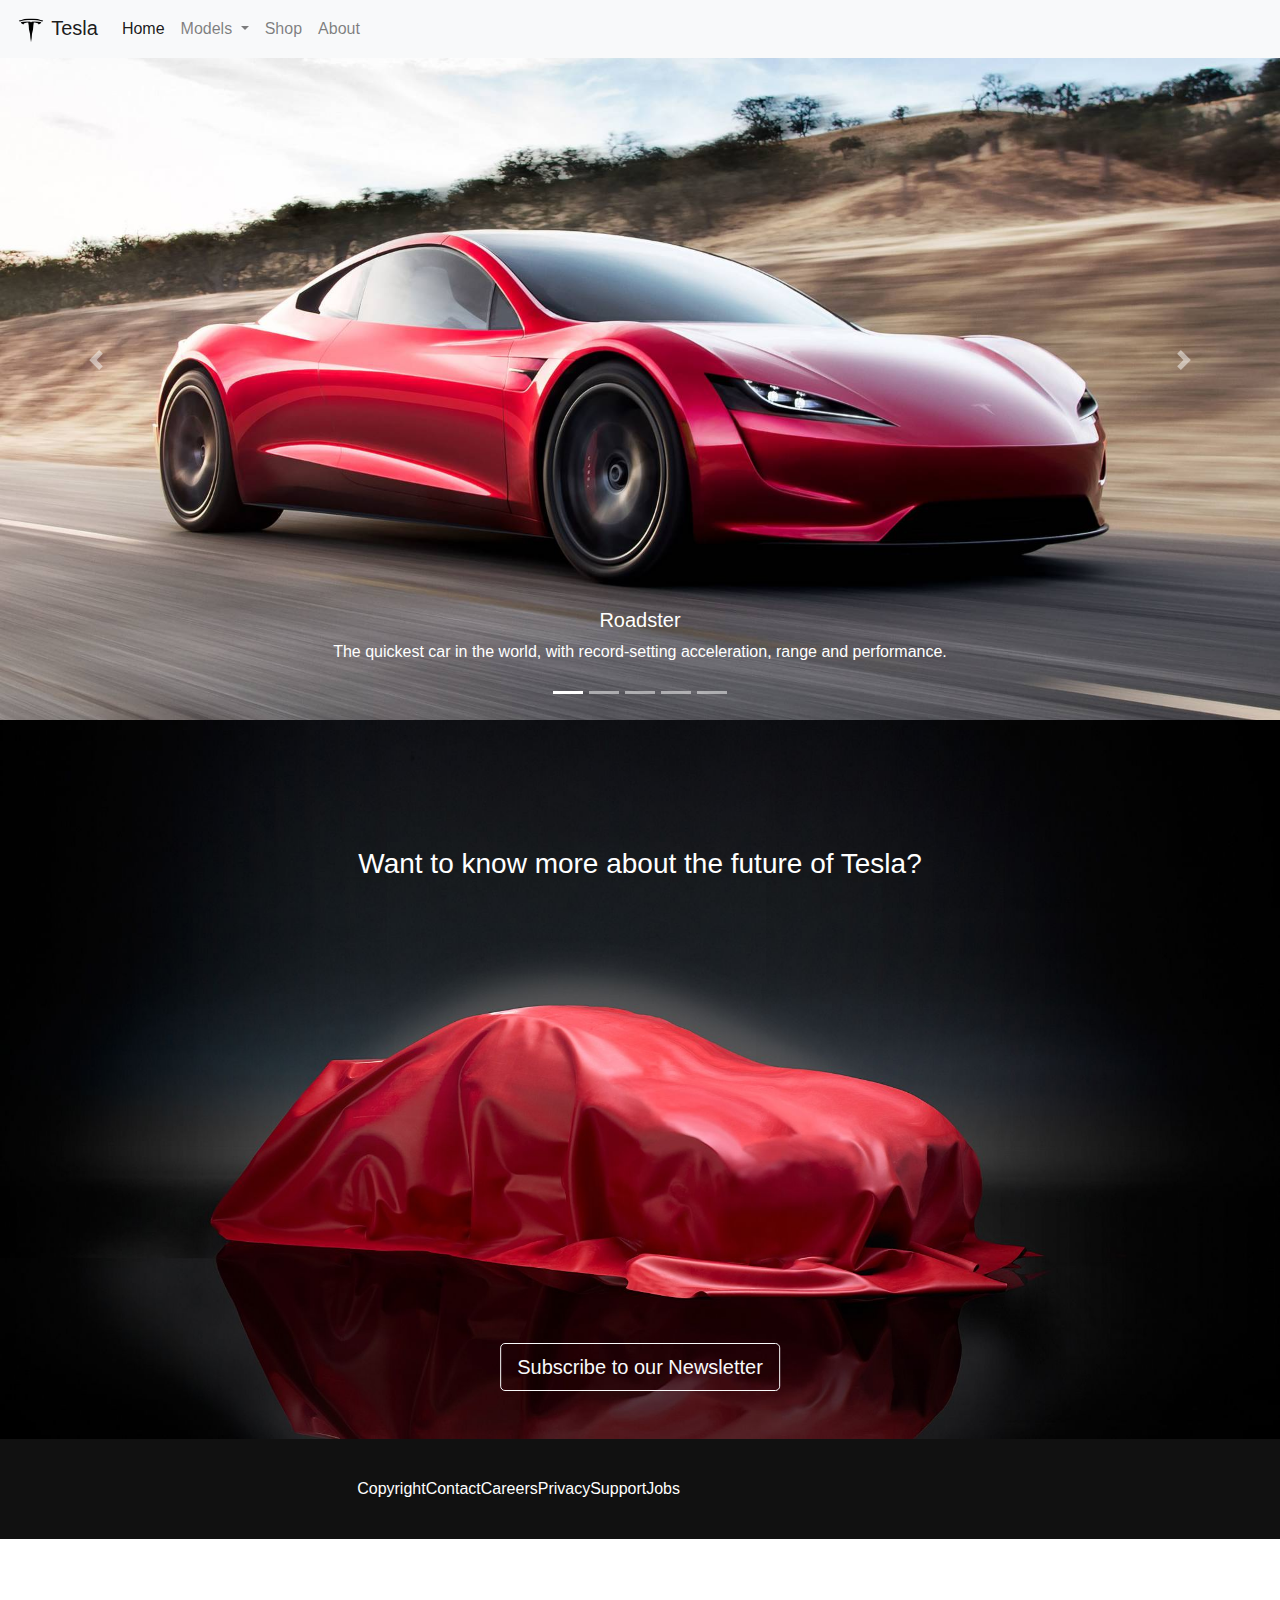
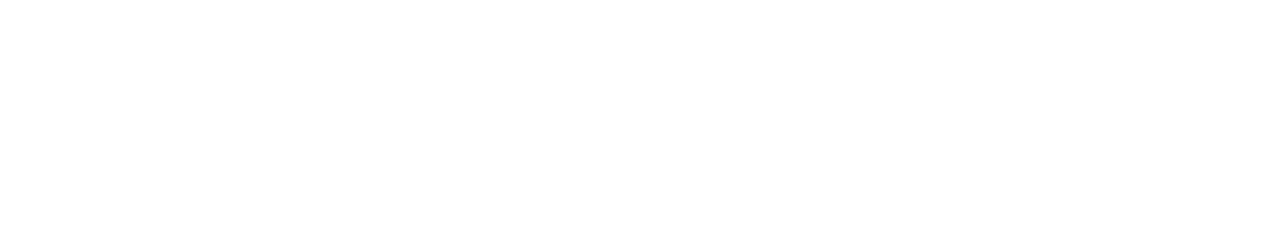
<file: index.html>
<!DOCTYPE html>
<html lang="en">

<head>
    <meta charset="UTF-8">
    <meta name="viewport" content="width=device-width, initial-scale=1.0">
    <script src="https://code.jquery.com/jquery-3.4.1.slim.min.js"
        integrity="sha384-J6qa4849blE2+poT4WnyKhv5vZF5SrPo0iEjwBvKU7imGFAV0wwj1yYfoRSJoZ+n"
        crossorigin="anonymous"></script>
    <script src="https://cdn.jsdelivr.net/npm/popper.js@1.16.0/dist/umd/popper.min.js"
        integrity="sha384-Q6E9RHvbIyZFJoft+2mJbHaEWldlvI9IOYy5n3zV9zzTtmI3UksdQRVvoxMfooAo"
        crossorigin="anonymous"></script>
    <script src="https://stackpath.bootstrapcdn.com/bootstrap/4.4.1/js/bootstrap.min.js"
        integrity="sha384-wfSDF2E50Y2D1uUdj0O3uMBJnjuUD4Ih7YwaYd1iqfktj0Uod8GCExl3Og8ifwB6"
        crossorigin="anonymous"></script>
    <link rel="stylesheet" href="https://stackpath.bootstrapcdn.com/bootstrap/4.4.1/css/bootstrap.min.css"
        integrity="sha384-Vkoo8x4CGsO3+Hhxv8T/Q5PaXtkKtu6ug5TOeNV6gBiFeWPGFN9MuhOf23Q9Ifjh" crossorigin="anonymous">
        <script src="js/script.js"></script>
    <link rel="stylesheet" href="css/style.css">
    <title>Tesla</title>
    <link rel="icon" href="img/icon.png">
    <script src="script.js"></script>
</head>

<body onLoad="fadeIn()" id="page" class="hide">
    <div class="header">
        <nav class="navbar navbar-expand navbar-light bg-light fixed-top">
            <a class="navbar-brand" href="#">
                <img src="img/icon.png" width="30" height="30" alt="logo">
                Tesla
            </a>
            <button class="navbar-toggler" type="button" data-toggle="collapse" data-target="#navbarNavDropdown"
                aria-controls="navbarNavDropdown" aria-expanded="false" aria-label="Toggle navigation">
                <span class="navbar-toggler-icon"></span>
            </button>
            <div class="collapse navbar-collapse" id="navbarNavDropdown">
                <ul class="navbar-nav">
                    <li class="nav-item active">
                        <a class="nav-link" href="#">Home<span class="sr-only">(current)</span></a>
                    </li>
                    <li class="nav-item dropdown">
                        <a class="nav-link dropdown-toggle" href="#" id="navbarDropdownMenuLink" role="button"
                            data-toggle="dropdown" aria-haspopup="true" aria-expanded="false" data-hover="dropdown">
                            Models
                        </a>
                        <div class="dropdown-menu" aria-labelledby="navbarDropdownMenuLink">
                            <a class="dropdown-item" href="#">Roadster</a>
                            <a class="dropdown-item" href="pages/models.html">Model S</a>
                            <a class="dropdown-item" href="#">Model 3</a>
                            <a class="dropdown-item" href="#">Model X</a>
                            <a class="dropdown-item" href="#">Model Y</a>
                            <div class="dropdown-divider"></div>
                            <a class="dropdown-item" href="#">See More...</a>
                        </div>
                    </li>
                    <li class="nav-item">
                        <a class="nav-link" href="#">Shop</a>
                    </li>
                    <li class="nav-item">
                        <a class="nav-link" href="pages/about.html">About</a>
                    </li>
                </ul>
        </nav>
    </div>
    <div class="container-fluid">
        <div id="carouselTesla" class="carousel slide" data-ride="carousel" data-pause="false">
            <ol class="carousel-indicators">
                <li data-target="#carouselTesla" data-slide-to="0" class="active"></li>
                <li data-target="#carouselTesla" data-slide-to="1"></li>
                <li data-target="#carouselTesla" data-slide-to="2"></li>
                <li data-target="#carouselTesla" data-slide-to="3"></li>
                <li data-target="#carouselTesla" data-slide-to="4"></li>
            </ol>
            <div class="carousel-inner">
                <div class="carousel-item active">
                    <a href="#"><img src="img/roadster.jpg" class="d-block w-100" alt="..."></a>
                    <div class="carousel-caption d-none d-md-block">
                        <h5>Roadster</h5>
                        <p>The quickest car in the world, with record-setting acceleration, range and performance.</p>
                    </div>
                </div>
                <div class="carousel-item">
                    <a href="pages/models.html"><img src="img/s.jpg" class="d-block w-100" alt="..."></a>
                    <div class="carousel-caption d-none d-md-block">
                        <h5>Model S</h5>
                        <p>Model S is built for speed and endurance, with ludicrous acceleration, unparalleled
                            performance and a sleek aesthetic.</p>
                    </div>
                </div>
                <div class="carousel-item">
                    <a href="#"><img src="img/model3.jpg" class="d-block w-100" alt="..."></a>
                    <div class="carousel-caption d-none d-md-block">
                        <h5>Model 3</h5>
                        <p>Model 3 is designed for electric-powered performance, with dual motor AWD, quick
                            acceleration, long range and fast
                            charging.</p>
                    </div>
                </div>
                <div class="carousel-item">
                    <a href="#"><img src="img/x.jpg" class="d-block w-100" alt="..."></a>
                    <div class="carousel-caption d-none d-md-block">
                        <h5>Model X</h5>
                        <p>Model X can get you anywhere you want to go—with industry-leading range and convenient
                            charging options, all over the
                            world.</p>
                    </div>
                </div>
                <div class="carousel-item">
                    <a href="#"><img src="img/y.jpg" class="d-block w-100" alt="..."></a>
                    <div class="carousel-caption d-none d-md-block">
                        <h5>Model Y</h5>
                        <p>Model Y is a fully electric, mid-size SUV, with seating for up to seven, dual motor AWD and
                            unparalleled protection.</p>
                    </div>
                </div>
            </div>
            <a class="carousel-control-prev" href="#carouselTesla" role="button" data-slide="prev">
                <span class="carousel-control-prev-icon" aria-hidden="true"></span>
                <span class="sr-only">Previous</span>
            </a>
            <a class="carousel-control-next" href="#carouselTesla" role="button" data-slide="next">
                <span class="carousel-control-next-icon" aria-hidden="true"></span>
                <span class="sr-only">Next</span>
            </a>
        </div>
    </div>
    <div class="news-container">
        <h3 class="centered-text">Want to know more about the future of Tesla?</h3>
        <button type="button" class="btn btn-outline-light centered-button btn-lg" onclick="al()">Subscribe to our Newsletter</button>
        <img src="img/upcoming.jpg" alt="" class="d-block w-100" style="max-height: 100vh;">
    </div>
    <div class="footer">
        <p class="footer-item">Copyright 2020 &copy; Tesla, Inc.</p>
        <a href="#" class="footer-item">Contact</a>
        <a href="#" class="footer-item">Careers</a>
        <a href="#" class="footer-item">Privacy & Legal</a>
        <a href="#" class="footer-item">Support</a>
        <a href="#" class="footer-item">Jobs</a>
    </div>
</body>

</html>
</file>
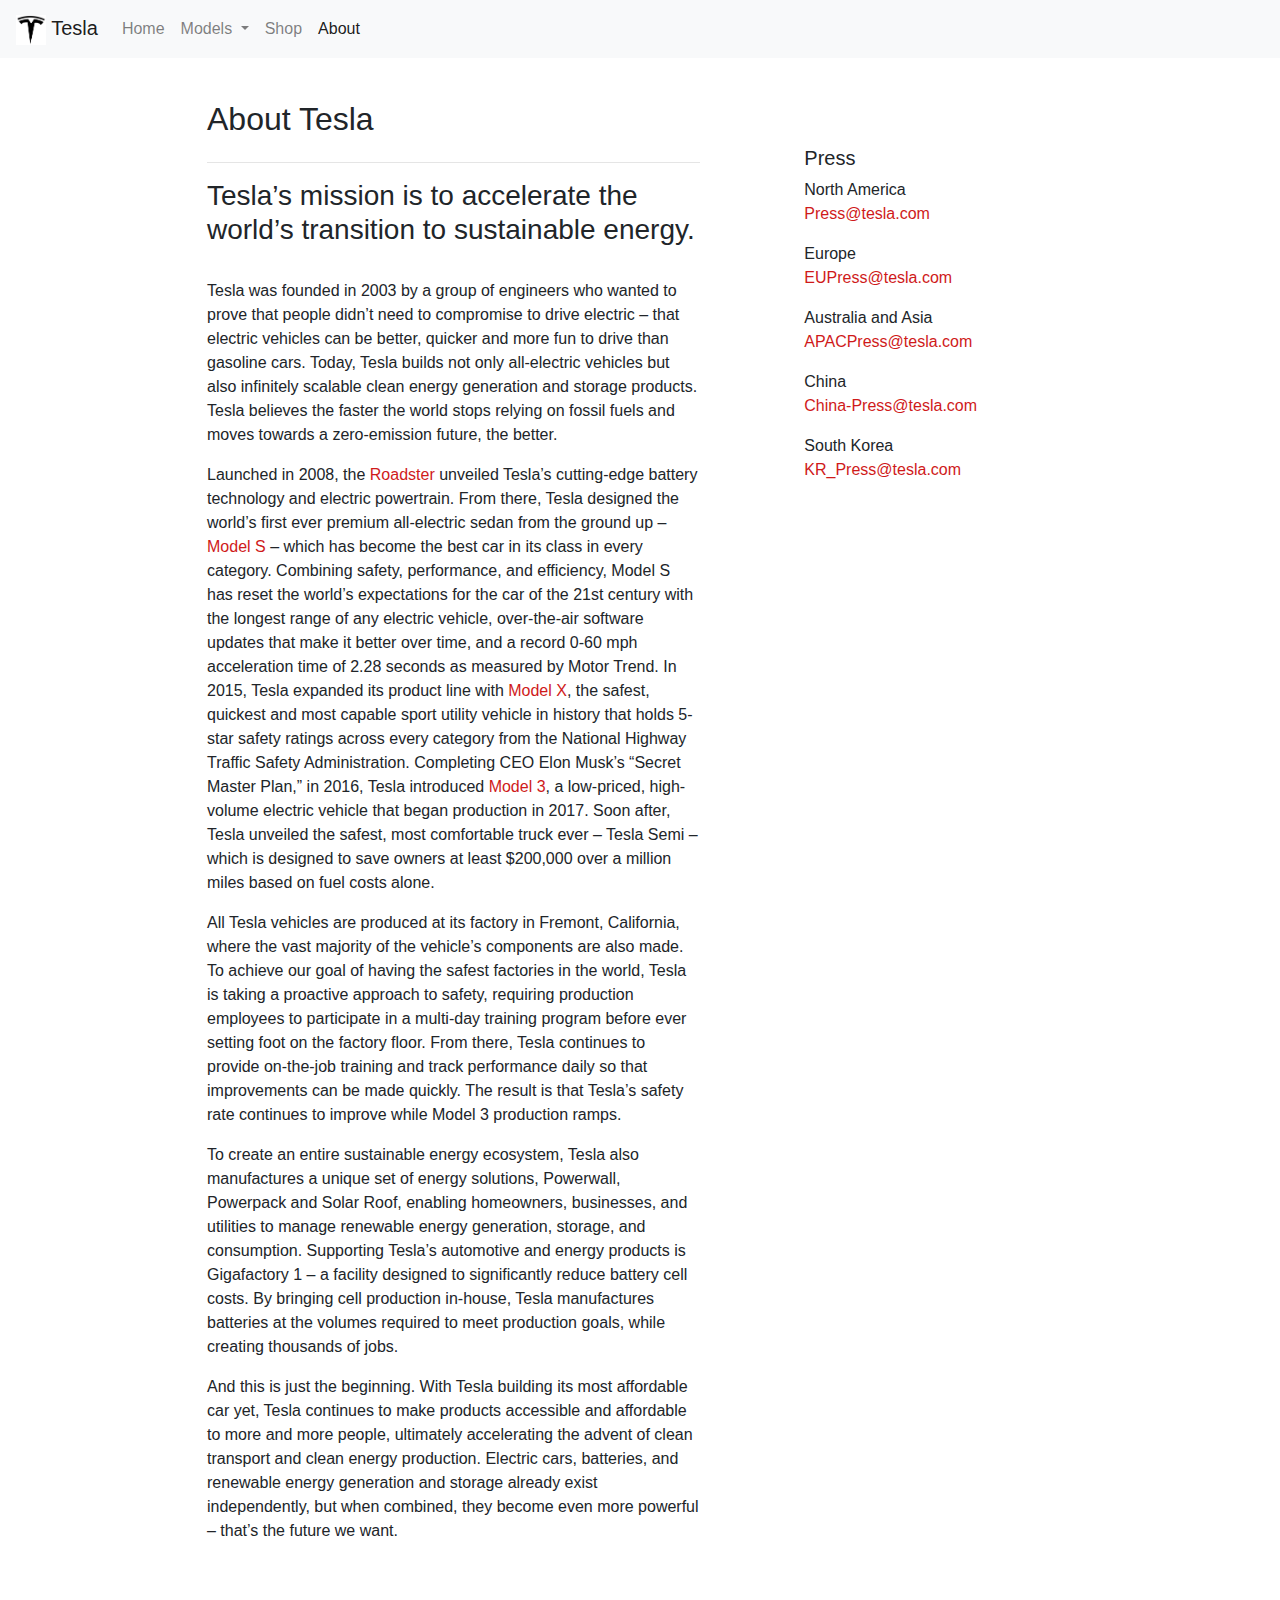
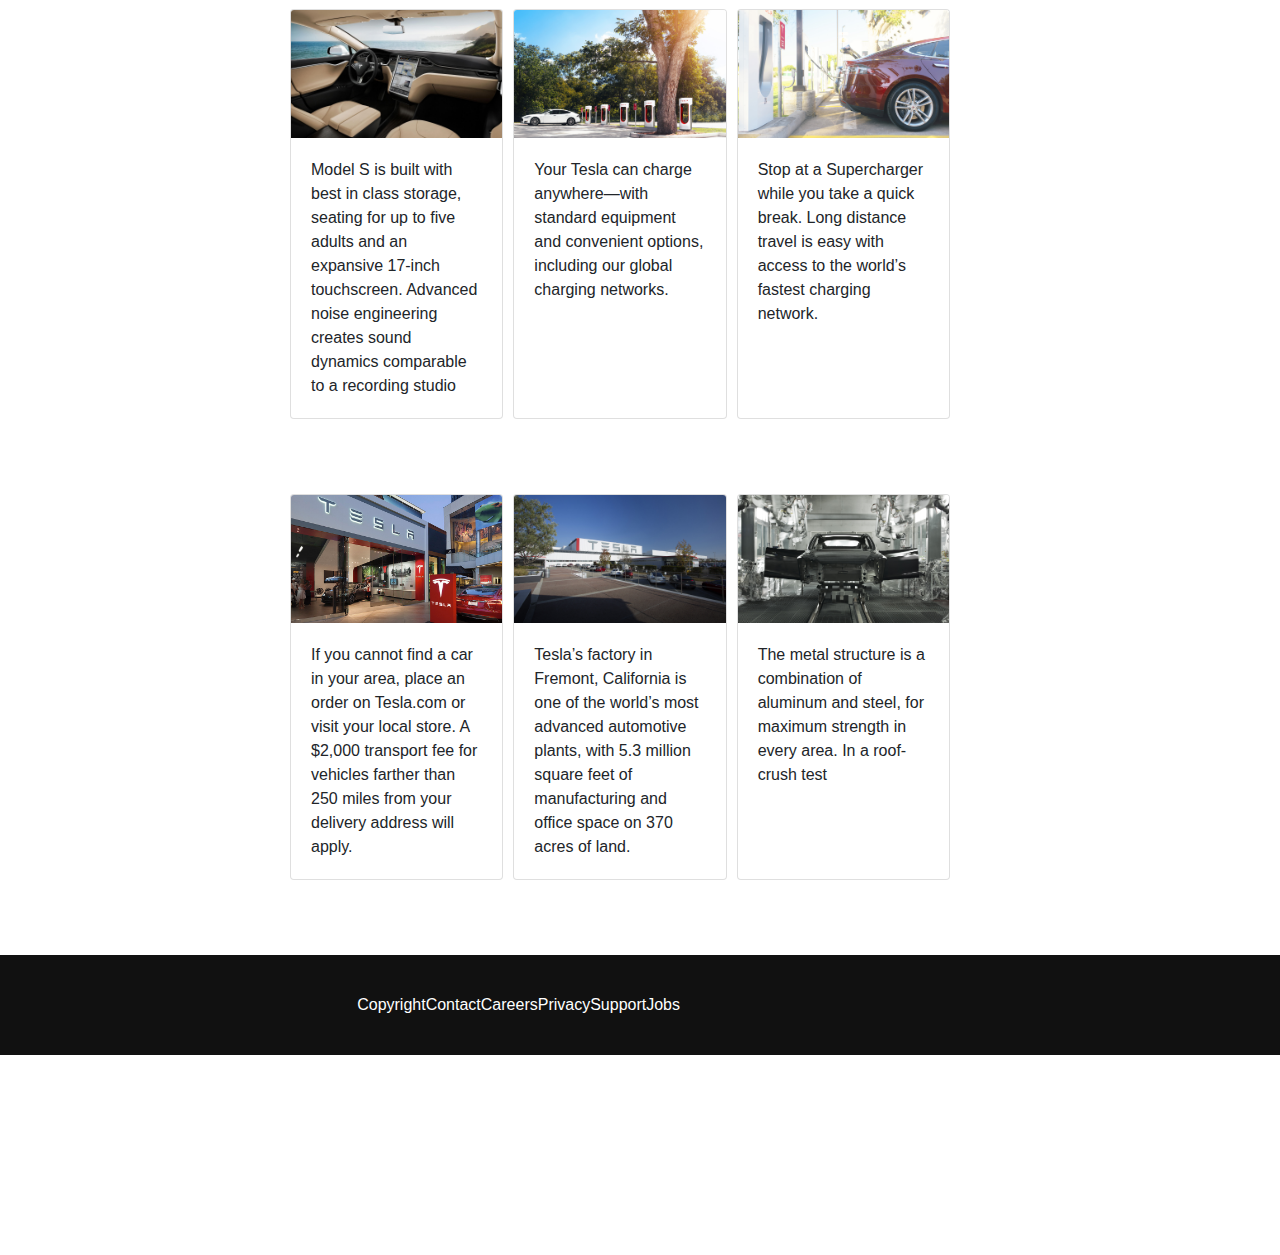
<file: pages/about.html>
<!DOCTYPE html>
<html lang="en">

<head>
    <meta charset="UTF-8">
    <meta name="viewport" content="width=device-width, initial-scale=1.0">
    <script src="https://code.jquery.com/jquery-3.4.1.slim.min.js"
        integrity="sha384-J6qa4849blE2+poT4WnyKhv5vZF5SrPo0iEjwBvKU7imGFAV0wwj1yYfoRSJoZ+n"
        crossorigin="anonymous"></script>
    <script src="https://cdn.jsdelivr.net/npm/popper.js@1.16.0/dist/umd/popper.min.js"
        integrity="sha384-Q6E9RHvbIyZFJoft+2mJbHaEWldlvI9IOYy5n3zV9zzTtmI3UksdQRVvoxMfooAo"
        crossorigin="anonymous"></script>
    <script src="https://stackpath.bootstrapcdn.com/bootstrap/4.4.1/js/bootstrap.min.js"
        integrity="sha384-wfSDF2E50Y2D1uUdj0O3uMBJnjuUD4Ih7YwaYd1iqfktj0Uod8GCExl3Og8ifwB6"
        crossorigin="anonymous"></script>
    <link rel="stylesheet" href="https://stackpath.bootstrapcdn.com/bootstrap/4.4.1/css/bootstrap.min.css"
        integrity="sha384-Vkoo8x4CGsO3+Hhxv8T/Q5PaXtkKtu6ug5TOeNV6gBiFeWPGFN9MuhOf23Q9Ifjh" crossorigin="anonymous">
    <link rel="stylesheet" href="../css/about.css">
    <title>Tesla</title>
    <link rel="icon" href="../img/icon.png">
</head>

<body>
    <div class="header">
        <nav class="navbar navbar-expand navbar-light bg-light fixed-top">
            <a class="navbar-brand" href="#">
                <img src="../img/logo.jpg" width="30" height="30" alt="logo">
                Tesla
            </a>
            <button class="navbar-toggler" type="button" data-toggle="collapse" data-target="#navbarNavDropdown"
                aria-controls="navbarNavDropdown" aria-expanded="false" aria-label="Toggle navigation">
                <span class="navbar-toggler-icon"></span>
            </button>
            <div class="collapse navbar-collapse" id="navbarNavDropdown">
                <ul class="navbar-nav">
                    <li class="nav-item">
                        <a class="nav-link" href="../index.html">Home</a>
                    </li>
                    <li class="nav-item dropdown">
                        <a class="nav-link dropdown-toggle" href="#" id="navbarDropdownMenuLink" role="button"
                            data-toggle="dropdown" aria-haspopup="true" aria-expanded="false">
                            Models
                        </a>
                        <div class="dropdown-menu" aria-labelledby="navbarDropdownMenuLink">
                            <a class="dropdown-item" href="#">Roadster</a>
                            <a class="dropdown-item" href="models.html">Model S</a>
                            <a class="dropdown-item" href="#">Model 3</a>
                            <a class="dropdown-item" href="#">Model X</a>
                            <a class="dropdown-item" href="#">Model Y</a>
                            <div class="dropdown-divider"></div>
                            <a class="dropdown-item" href="#">See More...</a>
                        </div>
                    </li>
                    <li class="nav-item">
                        <a class="nav-link" href="#">Shop</a>
                    </li>
                    <li class="nav-item active">
                        <a class="nav-link" href="pages/about.html">About<span class="sr-only">(current)</span></a>
                    </li>
                </ul>
        </nav>
    </div>
    <div class="content container-fluid ">
        <h2>About Tesla</h2>
        <div class="row">
            <div class="col col-7 ">
                <hr>
                <h3>Tesla’s mission is to accelerate the world’s transition to sustainable energy.</h3>
                <br>
                <p>Tesla was founded in 2003 by a group of engineers who wanted to prove that people didn’t need to
                    compromise to drive
                    electric – that electric vehicles can be better, quicker and more fun to drive than gasoline cars.
                    Today, Tesla
                    builds
                    not only all-electric vehicles but also infinitely scalable clean energy generation and storage
                    products. Tesla
                    believes
                    the faster the world stops relying on fossil fuels and moves towards a zero-emission future, the
                    better.
                </p>
                <p>
                    Launched in 2008, the <a href="#">Roadster</a> unveiled Tesla’s cutting-edge battery technology and
                    electric
                    powertrain. From there,
                    Tesla designed the world’s first ever premium all-electric sedan from the ground up – <a
                        href="models.html">Model
                        S</a> – which has become the
                    best car in its class in every category. Combining safety, performance, and efficiency, Model S has
                    reset the
                    world’s
                    expectations for the car of the 21st century with the longest range of any electric vehicle,
                    over-the-air software
                    updates that make it better over time, and a record 0-60 mph acceleration time of 2.28 seconds as
                    measured by Motor
                    Trend. In 2015, Tesla expanded its product line with <a href="#">Model X</a>, the safest, quickest
                    and
                    most capable
                    sport utility
                    vehicle in history that holds 5-star safety ratings across every category from the National Highway
                    Traffic Safety
                    Administration. Completing CEO Elon Musk’s “Secret Master Plan,” in 2016, Tesla introduced <a
                        href="#">Model
                        3</a>,
                    a low-priced,
                    high-volume electric vehicle that began production in 2017. Soon after, Tesla unveiled the safest,
                    most
                    comfortable
                    truck ever – Tesla Semi – which is designed to save owners at least $200,000 over a million miles
                    based
                    on fuel
                    costs
                    alone.
                </p>
                <p>All Tesla vehicles are produced at its factory in Fremont, California, where the vast majority of the
                    vehicle’s
                    components are also made. To achieve our goal of having the safest factories in the world, Tesla is
                    taking a
                    proactive
                    approach to safety, requiring production employees to participate in a multi-day training program
                    before
                    ever
                    setting
                    foot on the factory floor. From there, Tesla continues to provide on-the-job training and track
                    performance daily so
                    that improvements can be made quickly. The result is that Tesla’s safety rate continues to improve
                    while
                    Model 3
                    production ramps.
                </p>
                <p>
                    To create an entire sustainable energy ecosystem, Tesla also manufactures a unique set of energy
                    solutions,
                    Powerwall,
                    Powerpack and Solar Roof, enabling homeowners, businesses, and utilities to manage renewable energy
                    generation,
                    storage,
                    and consumption. Supporting Tesla’s automotive and energy products is Gigafactory 1 – a facility
                    designed to
                    significantly reduce battery cell costs. By bringing cell production in-house, Tesla manufactures
                    batteries at the
                    volumes required to meet production goals, while creating thousands of jobs.
                </p>
                <p>
                    And this is just the beginning. With Tesla building its most affordable car yet, Tesla continues to
                    make
                    products
                    accessible and affordable to more and more people, ultimately accelerating the advent of clean
                    transport
                    and clean
                    energy production. Electric cars, batteries, and renewable energy generation and storage already
                    exist
                    independently,
                    but when combined, they become even more powerful – that’s the future we want.
                </p>
            </div>
            <div class="col col-4 offset-1">
                <h5>
                    Press
                </h5>
                <p>
                    North America<br>
                    <a href="#">Press@tesla.com</a>
                </p>
                <p>
                    Europe <br>
                    <a href="#">EUPress@tesla.com</a>
                </p>
                <p>
                    Australia and Asia<br>
                    <a href="#">APACPress@tesla.com</a>
                </p>
                <p>
                    China<br>
                    <a href="#">China-Press@tesla.com</a>
                </p>
                <p>
                    South Korea<br>
                    <a href="#">KR_Press@tesla.com</a>
                </p>
            </div>
        </div>
    </div>


    <div class="row container-fluid justify-content-center" style="padding: 0 0 75px 0;">
        <div class="card col-2" style="width: 18rem; padding: 0;">
            <img src="../img/about1.jpg" class="card-img-top" alt="..." style="object-fit: cover;;">
            <div class="card-body">
                <p class="card-text">Model S is built with best in class storage, seating for up to five adults and an expansive 17-inch touchscreen.
                Advanced noise engineering creates sound dynamics comparable to a recording studio</p>
            </div>
        </div>
        <div class="card col-2" style="width: 18rem; padding: 0;">
            <img src="../img/about2.jpg" class="card-img-top" alt="...">
            <div class="card-body">
                <p class="card-text">Your Tesla can charge anywhere—with standard equipment and convenient options, including our global charging networks.</p>
            </div>
        </div>
        <div class="card col-2" style="width: 18rem; padding: 0;">
            <img src="../img/about3.jpg" class="card-img-top" alt="...">
            <div class="card-body">
                <p class="card-text">Stop at a Supercharger while you take a quick break. Long distance travel is easy with access to the world’s fastest
                charging network.</p>
            </div>
        </div>

    </div>
        <div class="row container-fluid justify-content-center" style="padding: 0 0 75px 0;">
            <div class="card col-2" style="width: 18rem; padding: 0;">
                <img src="../img/about4.jpg" class="card-img-top" alt="...">
                <div class="card-body">
                    <p class="card-text">If you cannot find a car in your area, place an order on Tesla.com or visit your local store. A $2,000 transport fee for
                    vehicles farther than 250 miles from your delivery address will apply.</p>
                </div>
            </div>
            <div class="card col-2" style="width: 18rem; padding: 0;">
                <img src="../img/about5.jpg" class="card-img-top" alt="...">
                <div class="card-body">
                    <p class="card-text">Tesla’s factory in Fremont, California is one of the world’s most advanced automotive plants, with 5.3 million square
                    feet of manufacturing and office space on 370 acres of land.</p>
                </div>
            </div>
            <div class="card col-2" style="width: 18rem; padding: 0;">
                <img src="../img/about6.jpg" class="card-img-top" alt="..." style="object-fit: cover;">
                <div class="card-body">
                    <p class="card-text">The metal structure is a combination of aluminum and steel, for maximum strength in every area. In a roof-crush test</p>
                </div>
            </div>
        </div>
        
    <div class="footer">
        <p class="footer-item">Copyright 2020 &copy; Tesla</p>
        <a href="#" class="footer-item">Contact</a>
        <a href="#" class="footer-item">Careers</a>
        <a href="#" class="footer-item">Privacy & Legal</a>
        <a href="#" class="footer-item">Support</a>
        <a href="#" class="footer-item">Jobs</a>
    </div>
</body>

</html>
</file>
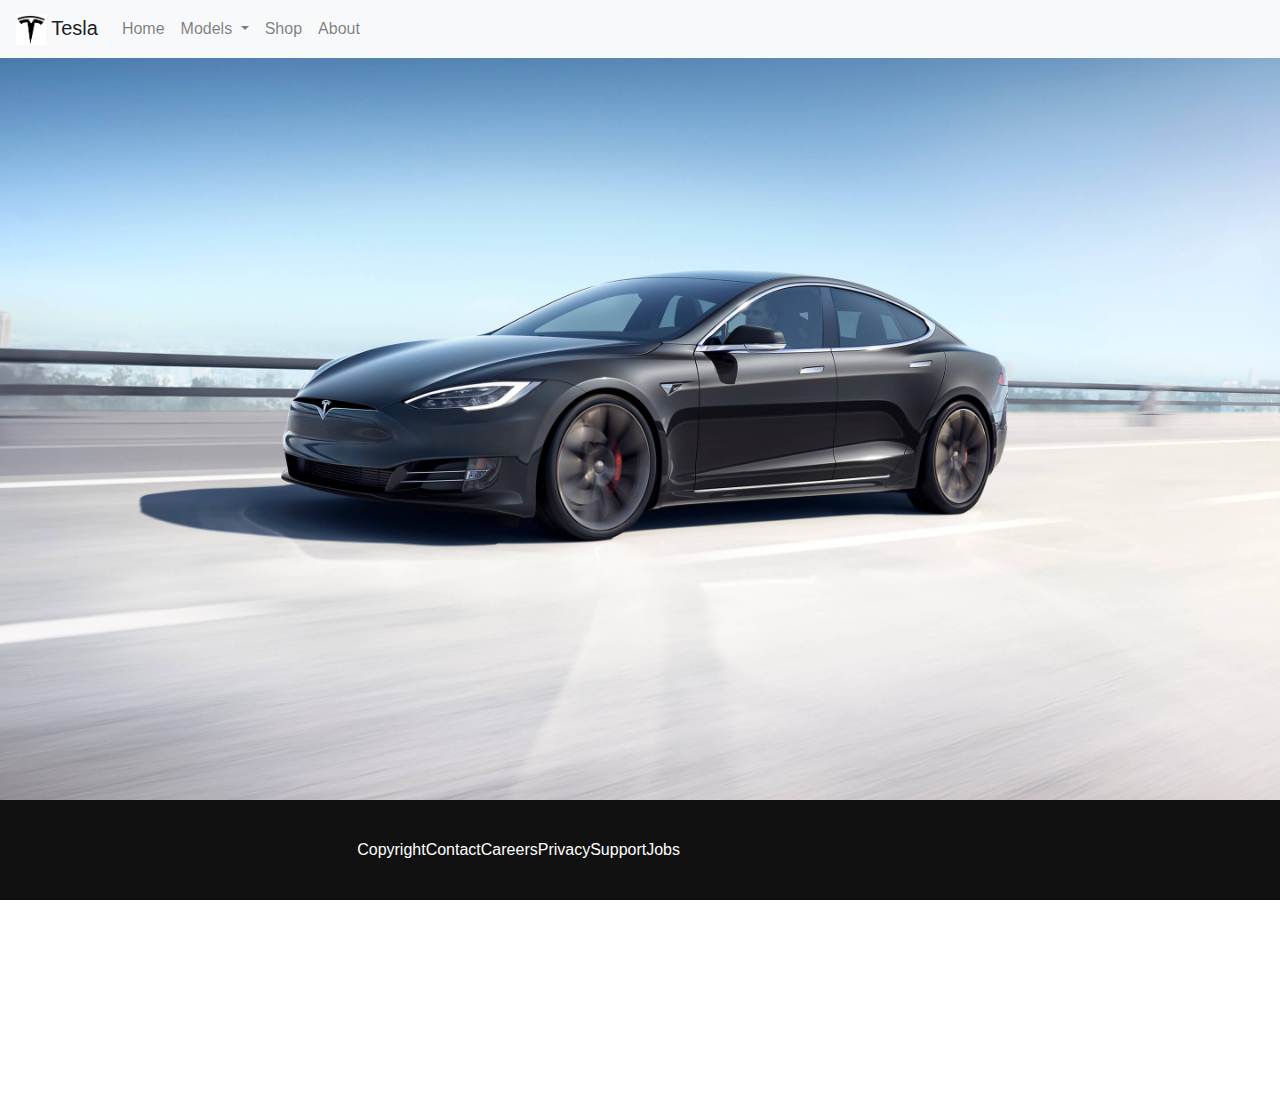
<file: pages/models.html>
<!DOCTYPE html>
<html lang="en">

<head>
    <meta charset="UTF-8">
    <meta name="viewport" content="width=device-width, initial-scale=1.0">
    <script src="https://code.jquery.com/jquery-3.4.1.slim.min.js"
        integrity="sha384-J6qa4849blE2+poT4WnyKhv5vZF5SrPo0iEjwBvKU7imGFAV0wwj1yYfoRSJoZ+n"
        crossorigin="anonymous"></script>
    <script src="https://cdn.jsdelivr.net/npm/popper.js@1.16.0/dist/umd/popper.min.js"
        integrity="sha384-Q6E9RHvbIyZFJoft+2mJbHaEWldlvI9IOYy5n3zV9zzTtmI3UksdQRVvoxMfooAo"
        crossorigin="anonymous"></script>
    <script src="https://stackpath.bootstrapcdn.com/bootstrap/4.4.1/js/bootstrap.min.js"
        integrity="sha384-wfSDF2E50Y2D1uUdj0O3uMBJnjuUD4Ih7YwaYd1iqfktj0Uod8GCExl3Og8ifwB6"
        crossorigin="anonymous"></script>
    <link rel="stylesheet" href="https://stackpath.bootstrapcdn.com/bootstrap/4.4.1/css/bootstrap.min.css"
        integrity="sha384-Vkoo8x4CGsO3+Hhxv8T/Q5PaXtkKtu6ug5TOeNV6gBiFeWPGFN9MuhOf23Q9Ifjh" crossorigin="anonymous">
    <link rel="stylesheet" href="../css/model.css">
    <title>Tesla</title>
    <link rel="icon" href="../img/icon.png">
    
</head>

<body>
    <div class="header">
        <nav class="navbar navbar-expand navbar-light bg-light fixed-top">
            <a class="navbar-brand" href="#">
                <img src="../img/logo.jpg" width="30" height="30" alt="logo">
                Tesla
            </a>
            <button class="navbar-toggler" type="button" data-toggle="collapse" data-target="#navbarNavDropdown"
                aria-controls="navbarNavDropdown" aria-expanded="false" aria-label="Toggle navigation">
                <span class="navbar-toggler-icon"></span>
            </button>
            <div class="collapse navbar-collapse" id="navbarNavDropdown">
                <ul class="navbar-nav">
                    <li class="nav-item">
                        <a class="nav-link" href="../index.html">Home</a>
                    </li>
                    <li class="nav-item dropdown">
                        <a class="nav-link dropdown-toggle" href="#" id="navbarDropdownMenuLink" role="button"
                            data-toggle="dropdown" aria-haspopup="true" aria-expanded="false">
                            Models
                        </a>
                        <div class="dropdown-menu" aria-labelledby="navbarDropdownMenuLink">
                            <a class="dropdown-item" href="#">Roadster</a>
                            <a class="dropdown-item activo" href="#">Model S <!-- <span class="sr-only">(current)</span> --></a>
                            <a class="dropdown-item" href="#">Model 3</a>
                            <a class="dropdown-item" href="#">Model X</a>
                            <a class="dropdown-item" href="#">Model Y</a>
                            <div class="dropdown-divider"></div>
                            <a class="dropdown-item" href="#">See More...</a>
                        </div>
                    </li>
                    <li class="nav-item">
                        <a class="nav-link" href="#">Shop</a>
                    </li>
                    <li class="nav-item">
                        <a class="nav-link" href="about.html">About</a>
                    </li>
                </ul>
        </nav>
    </div>
    <div class="content">
        <img src="../img/models/front.jpg" alt="" class="d-block w-100">
    </div>
    <div class="footer">
        <p class="footer-item">Copyright 2020 &copy; Tesla</p>
        <a href="#" class="footer-item">Contact</a>
        <a href="#" class="footer-item">Careers</a>
        <a href="#" class="footer-item">Privacy & Legal</a>
        <a href="#" class="footer-item">Support</a>
        <a href="#" class="footer-item">Jobs</a>
    </div>
</body>

</html>
</file>
<file: css/style.css>
.dropdown-menu .dropdown-item:hover{
    background-color: #eee;
}

.dropdown-menu .dropdown-item:focus{
    background-color: #111;
}

.show {
  transition: opacity 1500ms;
}

.hide {
  opacity: 0;
}

.carousel-item .img-fluid {
  width:100%;

}

.carousel-item a {
  display: block;
  width:100%;
  height: 80%;
}


.container-fluid{
    margin: 0;
    padding: 0;
}

.carousel-item img {
  max-height: 100vh;
  min-width: auto;
  object-fit: cover;
}

.news-container{
    position: relative;
  text-align: center;
  color: white;
}

.centered-text{
  position: absolute;
  top: 20%;
  left: 50%;
  transform: translate(-50%, -50%);
}

.centered-button{
  position: absolute;
  top: 90%;
  left: 50%;
  transform: translate(-50%, -50%);
}

.footer{
    text-align: center;
    background-color: #111;
    color: #FFF;
    height: 100px;
    line-height: 100px;
    display: flex;
    justify-content: right;
    padding-left: 600px;
    padding-right: 600px;
}

.footer p{
    margin: 0;
}

.footer a{
    text-decoration: none;
    color: #FFF;
}

.footer a:hover{
    color: #CCC;
}

.footer-item{
    display: inline;
    flex: auto;
}
</file>
<file: css/about.css>
.dropdown-menu .dropdown-item:hover{
    background-color: #eee;
}

.dropdown-menu .dropdown-item:focus{
    background-color: #111;
}

.content{
    margin-top: 100px;
    margin-bottom: 50px;
    width: 70%;
}

.content h2{
    font-weight: 500;
}

.content h3{
    font-weight: 400;
}

.content a{
    color: #cf1a1a;
    font-weight: 500;
}

.content a:hover{
    text-decoration: none;
    color: #ff0909;
}

.card{
    margin-right: 10px;
    
}

.card-img-top {
    width: 100%;
    height: 10vw;
    object-fit: cover;
}

.footer{
    text-align: center;
    background-color: #111;
    color: #FFF;
    height: 100px;
    line-height: 100px;
    display: flex;
    justify-content: right;
    padding-left: 600px;
    padding-right: 600px;
}

.footer p{
    margin: 0;
}

.footer a{
    text-decoration: none;
    color: #FFF;
}

.footer a:hover{
    color: #CCC;
}

.footer-item{
    display: inline;
    flex: auto;
}
</file>
<file: css/model.css>
.dropdown-menu .dropdown-item:hover{
    background-color: #eee;
}

.dropdown-menu .dropdown-item:focus{
    background-color: #111;
}

.dropdown-menu .dropdown-item .activo{
    background-color: #122;
}

.footer{
    text-align: center;
    background-color: #111;
    color: #FFF;
    height: 100px;
    line-height: 100px;
    display: flex;
    justify-content: right;
    padding-left: 600px;
    padding-right: 600px;
}

.footer p{
    margin: 0;
}

.footer a{
    text-decoration: none;
    color: #FFF;
}

.footer a:hover{
    color: #CCC;
}

.footer-item{
    display: inline;
    flex: auto;
}
</file>
